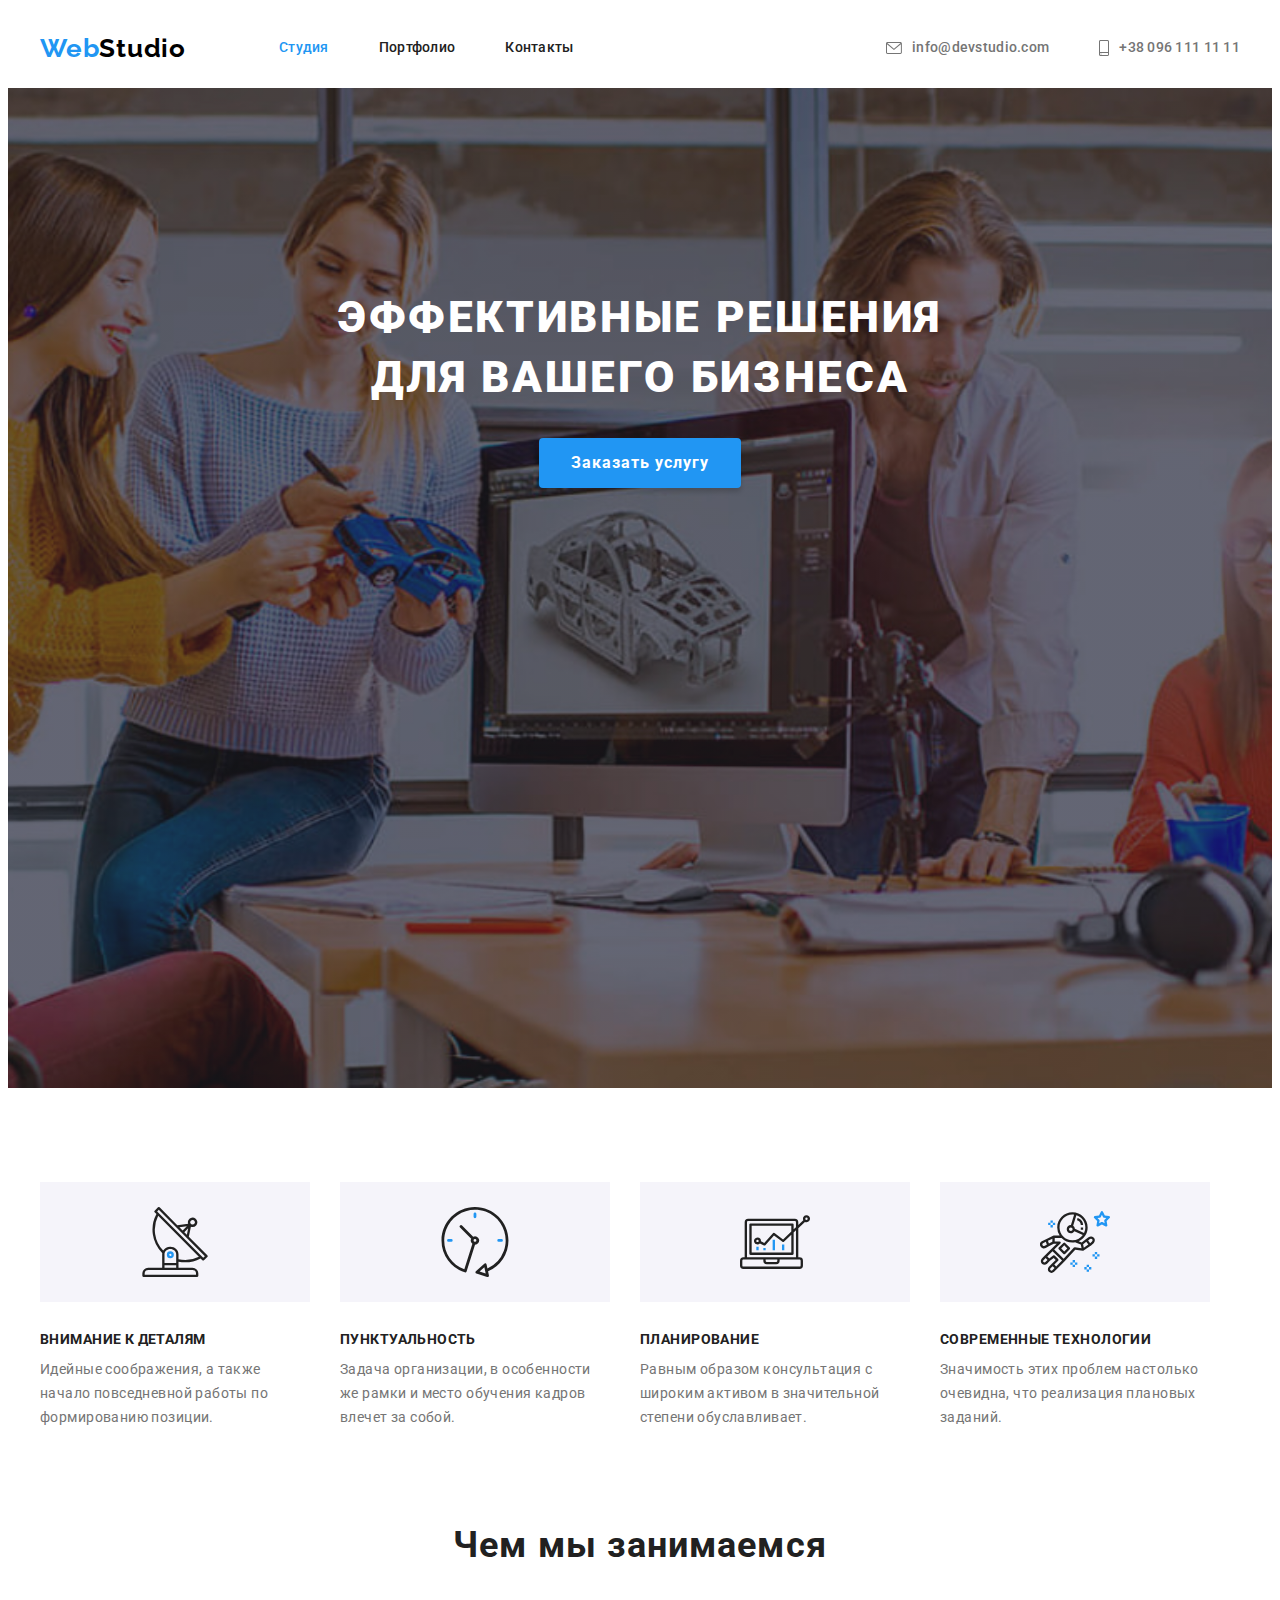
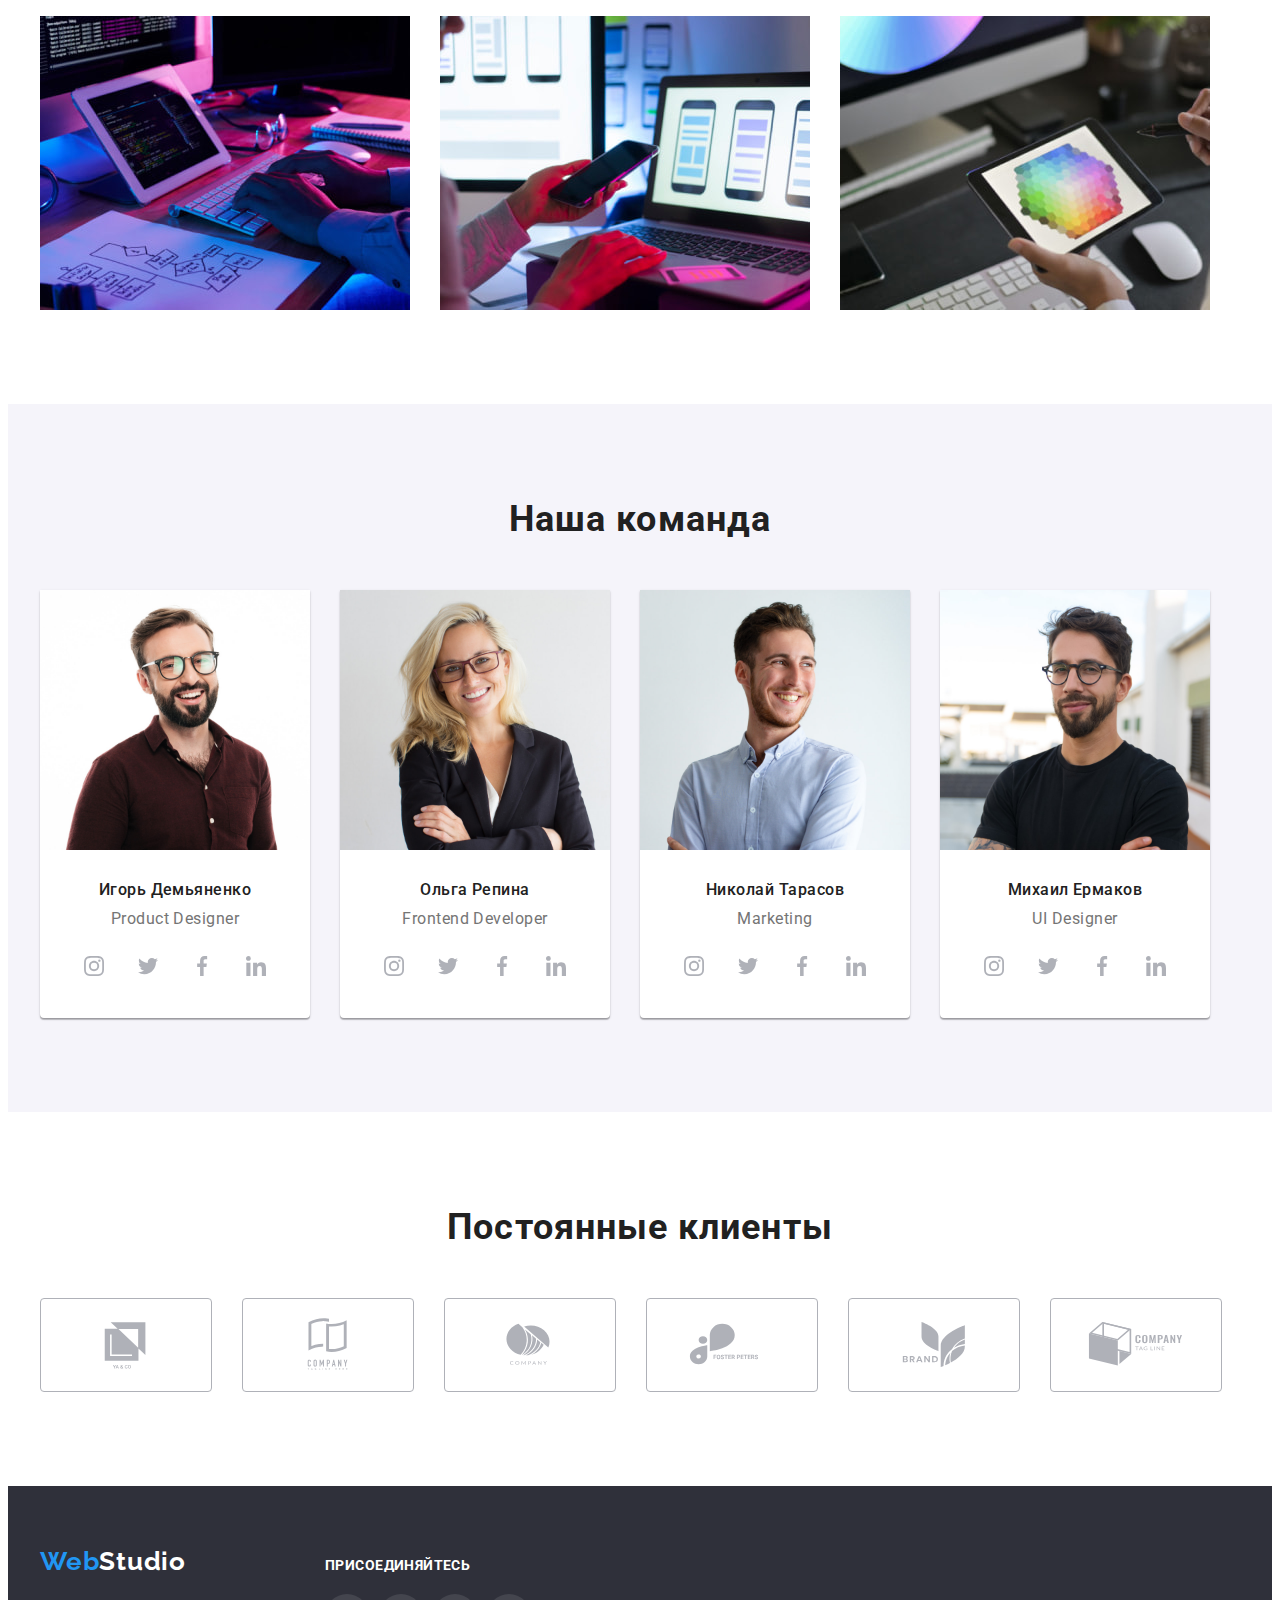
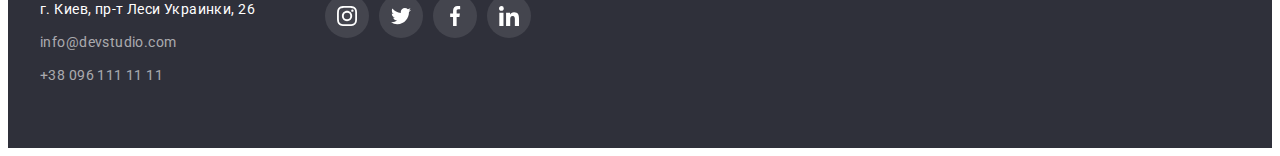
<file: index.html>
<!DOCTYPE html>
<html lang="ru">
  <head>
    <meta charset="UTF-8" />
    <meta http-equiv="X-UA-Compatible" content="IE=edge" />
    <meta name="viewport" content="width=device-width, initial-scale=1.0" />
    <title>goit-markup-hw-04</title>

    <link rel="preconnect" href="https://fonts.googleapis.com" />
    <link rel="preconnect" href="https://fonts.gstatic.com" crossorigin />
    <link
      href="https://fonts.googleapis.com/css2?family=Raleway:wght@700&family=Roboto:wght@400;500;700;900&display=swap"
      rel="stylesheet"
    />
    <link
      rel="stylesheet"
      href="https://cdnjs.cloudflare.com/ajax/libs/modern-normalize/1.1.0/modern-normalize.min.css"
      integrity="sha512-wpPYUAdjBVSE4KJnH1VR1HeZfpl1ub8YT/NKx4PuQ5NmX2tKuGu6U/JRp5y+Y8XG2tV+wKQpNHVUX03MfMFn9Q=="
      crossorigin="anonymous"
      referrerpolicy="no-referrer"
    />
    <link rel="stylesheet" type="text/css" href="./css/styles.css" />
  </head>
  <body>
    <header>
      <div class="container heder-container">
        <a href="index.html" lang="en" class="logo">Web<span class="logo-studio">Studio</span></a>
        <nav class="navigation">
          <ul class="list-header list">
            <li class="navigation-item"><a href="index.html" class="page link">Студия</a></li>
            <li class="navigation-item"><a href="./portfolio.html" class="link">Портфолио</a></li>
            <li class="navigation-item"><a href="Контакты" class="link">Контакты</a></li>
          </ul>
        </nav>
        <ul class="list-contacts list">
          <li class="navigation-item">
            <a href="mailto:info@devstudio.com" class="link">
              <svg class="header-icon" width="16" height="12">
                <use href="./img/icons.svg#icon-envelope"></use>
              </svg>
              info@devstudio.com</a
            >
          </li>
          <li class="navigation-item">
            <a href="tel:+380961111111" class="link">
              <svg class="header-icon" width="10" height="16">
                <use href="./img/icons.svg#icon-smartphone"></use>
              </svg>
              +38 096 111 11 11</a
            >
          </li>
        </ul>
      </div>
    </header>
    <main>
      <section class="section-hero">
        <div class="container hero-container">
          <h1 class="hero">ЭФФЕКТИВНЫЕ РЕШЕНИЯ ДЛЯ ВАШЕГО БИЗНЕСА</h1>
          <button type="button" class="btn active-btn">Заказать услугу</button>
        </div>
      </section>
      <section class="section">
        <div class="container">
          <h2 class="visually-hidden">Наши преимущества</h2>
          <ul class="Benefits-list list">
            <li class="benefits-block">
              <div class="div-advantages">
                <svg class="advantages" width="70" height="70">
                  <use href="./img/icons.svg#icon-antenna"></use>
                </svg>
              </div>
              <h3 class="Benefits">ВНИМАНИЕ К ДЕТАЛЯМ</h3>
              <p class="Benefits-item">
                Идейные соображения, а также начало повседневной работы по формированию позиции.
              </p>
            </li>
            <li class="benefits-block">
              <div class="div-advantages">
                <svg class="advantages" width="70" height="70">
                  <use href="./img/icons.svg#icon-clock"></use>
                </svg>
              </div>
              <h3 class="Benefits">ПУНКТУАЛЬНОСТЬ</h3>
              <p class="Benefits-item">
                Задача организации, в особенности же рамки и место обучения кадров влечет за собой.
              </p>
            </li>
            <li class="benefits-block">
              <div class="div-advantages">
                <svg class="advantages" width="70" height="70">
                  <use href="./img/icons.svg#icon-diagram"></use>
                </svg>
              </div>
              <h3 class="Benefits">ПЛАНИРОВАНИЕ</h3>
              <p class="Benefits-item">
                Равным образом консультация с широким активом в значительной степени обуславливает.
              </p>
            </li>
            <li class="benefits-block">
              <div class="div-advantages">
                <svg class="advantages" width="70" height="70">
                  <use href="./img/icons.svg#icon-astronaut"></use>
                </svg>
              </div>
              <h3 class="Benefits">СОВРЕМЕННЫЕ ТЕХНОЛОГИИ</h3>
              <p class="Benefits-item">
                Значимость этих проблем настолько очевидна, что реализация плановых заданий.
              </p>
            </li>
          </ul>
        </div>
      </section>
      <section class="about section">
        <div class="container">
          <h2 class="heading-two">Чем мы занимаемся</h2>
          <ul class="our-work-list list">
            <li class="our-work-item">
              <img
                src="./img/skils/box-1.jpg"
                alt="Оптимизация страници под Пк"
                width="370"
                height="294"
              />
            </li>
            <li class="our-work-item">
              <img
                src="./img/skils/box-2.jpg"
                alt="Оптимизация страници под телефон"
                width="370"
                height="294"
              />
            </li>
            <li class="our-work-item">
              <img
                src="./img/skils/box-3.jpg"
                alt="Оптимизация страници под планшет"
                width="370"
                height="294"
              />
            </li>
          </ul>
        </div>
      </section>
      <section class="section-team section">
        <div class="container">
          <h2 class="heading-two">Наша команда</h2>
          <ul class="our-team list">
            <li class="our-team-item">
              <img src="./img/teams/ihor.jpg" alt="Игорь Демьяненко" width="270" height="260" />
              <div class="wraper">
                <h3 class="name">Игорь Демьяненко</h3>
                <p lang="en" class="position">Product Designer</p>
                <ul class="team-list list">
                  <li class="team-link">
                    <a
                      class="team-social"
                      href=""
                      target="_blank"
                      aria-label="linkedin"
                      rel="noopener noreferrent"
                    >
                      <svg class="team-icon" width="20" height="20">
                        <use href="./img/icons.svg#icon-instagram"></use>
                      </svg>
                    </a>
                  </li>
                  <li class="team-link">
                    <a
                      class="team-social"
                      href=""
                      target="_blank"
                      aria-label="linkedin"
                      rel="noopener noreferrent"
                    >
                      <svg class="team-icon" width="20" height="20">
                        <use href="./img/icons.svg#icon-twitter"></use>
                      </svg>
                    </a>
                  </li>
                  <li class="team-link">
                    <a
                      class="team-social"
                      href=""
                      target="_blank"
                      aria-label="linkedin"
                      rel="noopener noreferrent"
                    >
                      <svg class="team-icon" width="20" height="20">
                        <use href="./img/icons.svg#icon-facebook"></use>
                      </svg>
                    </a>
                  </li>
                  <li class="team-link">
                    <a
                      class="team-social"
                      href=""
                      target="_blank"
                      aria-label="linkedin"
                      rel="noopener noreferrent"
                    >
                      <svg class="team-icon" width="20" height="20">
                        <use href="./img/icons.svg#icon-linkedin"></use>
                      </svg>
                    </a>
                  </li>
                </ul>
              </div>
            </li>
            <li class="our-team-item">
              <img src="./img/teams/olha.jpg" alt="Ольга Репина" width="270" height="260" />
              <div class="wraper">
                <h3 class="name">Ольга Репина</h3>
                <p lang="en" class="position">Frontend Developer</p>
                <ul class="team-list list">
                  <li class="team-link">
                    <a
                      class="team-social"
                      href=""
                      target="_blank"
                      aria-label="linkedin"
                      rel="noopener noreferrent"
                    >
                      <svg class="team-icon" width="20" height="20">
                        <use href="./img/icons.svg#icon-instagram"></use>
                      </svg>
                    </a>
                  </li>
                  <li class="team-link">
                    <a
                      class="team-social"
                      href=""
                      target="_blank"
                      aria-label="linkedin"
                      rel="noopener noreferrent"
                    >
                      <svg class="team-icon" width="20" height="20">
                        <use href="./img/icons.svg#icon-twitter"></use>
                      </svg>
                    </a>
                  </li>
                  <li class="team-link">
                    <a
                      class="team-social"
                      href=""
                      target="_blank"
                      aria-label="linkedin"
                      rel="noopener noreferrent"
                    >
                      <svg class="team-icon" width="20" height="20">
                        <use href="./img/icons.svg#icon-facebook"></use>
                      </svg>
                    </a>
                  </li>
                  <li class="team-link">
                    <a
                      class="team-social"
                      href=""
                      target="_blank"
                      aria-label="linkedin"
                      rel="noopener noreferrent"
                    >
                      <svg class="team-icon" width="20" height="20">
                        <use href="./img/icons.svg#icon-linkedin"></use>
                      </svg>
                    </a>
                  </li>
                </ul>
              </div>
            </li>
            <li class="our-team-item">
              <img src="./img/teams/nikolay.jpg" alt="Николай Тарасов" width="270" height="260" />
              <div class="wraper">
                <h3 class="name">Николай Тарасов</h3>
                <p lang="en" class="position">Marketing</p>

                <ul class="team-list list">
                  <li class="team-link list">
                    <a
                      class="team-social"
                      href=""
                      target="_blank"
                      aria-label="linkedin"
                      rel="noopener noreferrent"
                    >
                      <svg class="team-icon" width="20" height="20">
                        <use href="./img/icons.svg#icon-instagram"></use>
                      </svg>
                    </a>
                  </li>
                  <li class="team-link">
                    <a
                      class="team-social"
                      href=""
                      target="_blank"
                      aria-label="linkedin"
                      rel="noopener noreferrent"
                    >
                      <svg class="team-icon" width="20" height="20">
                        <use href="./img/icons.svg#icon-twitter"></use>
                      </svg>
                    </a>
                  </li>
                  <li class="team-link">
                    <a
                      class="team-social"
                      href=""
                      target="_blank"
                      aria-label="linkedin"
                      rel="noopener noreferrent"
                    >
                      <svg class="team-icon" width="20" height="20">
                        <use href="./img/icons.svg#icon-facebook"></use>
                      </svg>
                    </a>
                  </li>
                  <li class="team-link">
                    <a
                      class="team-social"
                      href=""
                      target="_blank"
                      aria-label="linkedin"
                      rel="noopener noreferrent"
                    >
                      <svg class="team-icon" width="20" height="20">
                        <use href="./img/icons.svg#icon-linkedin"></use>
                      </svg>
                    </a>
                  </li>
                </ul>
              </div>
            </li>
            <li class="our-team-item">
              <img src="./img/teams/misha.jpg" alt="Михаил Ермаков" width="270" height="260" />
              <div class="wraper">
                <h3 class="name">Михаил Ермаков</h3>
                <p lang="en" class="position">UI Designer</p>
                <ul class="team-list list">
                  <li class="team-link">
                    <a
                      class="team-social"
                      href=""
                      target="_blank"
                      aria-label="linkedin"
                      rel="noopener noreferrent"
                    >
                      <svg class="team-icon" width="20" height="20">
                        <use href="./img/icons.svg#icon-instagram"></use>
                      </svg>
                    </a>
                  </li>
                  <li class="team-link">
                    <a
                      class="team-social"
                      href=""
                      target="_blank"
                      aria-label="linkedin"
                      rel="noopener noreferrent"
                    >
                      <svg class="team-icon" width="20" height="20">
                        <use href="./img/icons.svg#icon-twitter"></use>
                      </svg>
                    </a>
                  </li>
                  <li class="team-link">
                    <a
                      class="team-social"
                      href=""
                      target="_blank"
                      aria-label="linkedin"
                      rel="noopener noreferrent"
                    >
                      <svg class="team-icon" width="20" height="20">
                        <use href="./img/icons.svg#icon-facebook"></use>
                      </svg>
                    </a>
                  </li>
                  <li class="team-link">
                    <a
                      class="team-social"
                      href=""
                      target="_blank"
                      aria-label="linkedin"
                      rel="noopener noreferrent"
                    >
                      <svg class="team-icon" width="20" height="20">
                        <use href="./img/icons.svg#icon-linkedin"></use>
                      </svg>
                    </a>
                  </li>
                </ul>
              </div>
            </li>
          </ul>
        </div>
      </section>
      <section class="section">
        <div class="container">
          <h2 class="heading-two">Постоянные клиенты</h2>
          <ul class="clients-list list">
            <li class="clients-item">
              <a
                class="client-name"
                href=""
                href=""
                target="_blank"
                aria-label="client name"
                rel="noopener noreferrent"
              >
                <svg class="clients" width="106" height="60">
                  <use href="./img/icons.svg#icon-Logo"></use>
                </svg>
              </a>
            </li>
            <li class="clients-item">
              <a
                class="client-name"
                href=""
                href=""
                target="_blank"
                aria-label="client name"
                rel="noopener noreferrent"
              >
                <svg class="clients" width="106" height="60">
                  <use href="./img/icons.svg#icon-Logo1"></use>
                </svg>
              </a>
            </li>
            <li class="clients-item">
              <a
                class="client-name"
                href=""
                href=""
                target="_blank"
                aria-label="client name"
                rel="noopener noreferrent"
              >
                <svg class="clients" width="106" height="60">
                  <use href="./img/icons.svg#icon-Logo2"></use>
                </svg>
              </a>
            </li>
            <li class="clients-item">
              <a
                class="client-name"
                href=""
                href=""
                target="_blank"
                aria-label="client name"
                rel="noopener noreferrent"
              >
                <svg class="clients" width="106" height="60">
                  <use href="./img/icons.svg#icon-Logo3"></use>
                </svg>
              </a>
            </li>
            <li class="clients-item">
              <a
                class="client-name"
                href=""
                href=""
                target="_blank"
                aria-label="client name"
                rel="noopener noreferrent"
              >
                <svg class="clients" width="106" height="60">
                  <use href="./img/icons.svg#icon-Logo4"></use>
                </svg>
              </a>
            </li>
            <li class="clients-item">
              <a
                class="client-name"
                href=""
                href=""
                target="_blank"
                aria-label="client name"
                rel="noopener noreferrent"
              >
                <svg class="clients" width="106" height="60">
                  <use href="./img/icons.svg#icon-Logo5"></use>
                </svg>
              </a>
            </li>
          </ul>
        </div>
      </section>
    </main>
    <footer class="footer">
      <section class="section-footer container">
        <div class="footer-contacts">
          <a href="index.html" lang="en" class="logo logo-footer"
            >Web<span class="footer-logo">Studio</span></a
          >
          <address>
            <ul class="footer-address list">
              <li class="footer-items">
                <a
                  href="https://goo.gl/maps/iHPk22q8Q6fAZVJF9"
                  target="_blank"
                  rel="noopener nofollow"
                  class="list-1"
                  >г. Киев, пр-т Леси Украинки, 26
                </a>
              </li>
              <li class="footer-items">
                <a href="mailto:info@devstudio.com" class="list-2">info@devstudio.com</a>
              </li>
              <li class="footer-items">
                <a href="tel:+380961111111" class="list-2">+38 096 111 11 11</a>
              </li>
            </ul>
          </address>
        </div>
        <div class="footer-social">
          <p class="text-footer">ПРИСОЕДИНЯЙТЕСЬ</p>
          <ul class="social list">
            <li class="social-items">
              <a
                class="social-link"
                href=""
                target="_blank"
                aria-label="instagram"
                rel="noopener noreferrent"
              >
                <svg class="social-icon" width="20" height="20">
                  <use href="./img/icons.svg#icon-instagram"></use>
                </svg>
              </a>
            </li>
            <li class="social-items">
              <a
                class="social-link"
                href=""
                target="_blank"
                aria-label="twitter"
                rel="noopener noreferrent"
              >
                <svg class="social-icon" width="20" height="20">
                  <use href="./img/icons.svg#icon-twitter"></use>
                </svg>
              </a>
            </li>
            <li class="social-items">
              <a
                class="social-link"
                href=""
                target="_blank"
                aria-label="facebook"
                rel="noopener noreferrent"
              >
                <svg class="social-icon" width="20" height="20">
                  <use href="./img/icons.svg#icon-facebook"></use>
                </svg>
              </a>
            </li>
            <li class="social-items">
              <a
                class="social-link"
                href=""
                target="_blank"
                aria-label="linkedin"
                rel="noopener noreferrent"
              >
                <svg class="social-icon" width="20" height="20">
                  <use href="./img/icons.svg#icon-linkedin"></use>
                </svg>
              </a>
            </li>
          </ul>
        </div>
      </section>
    </footer>
  </body>
</html>
</file>
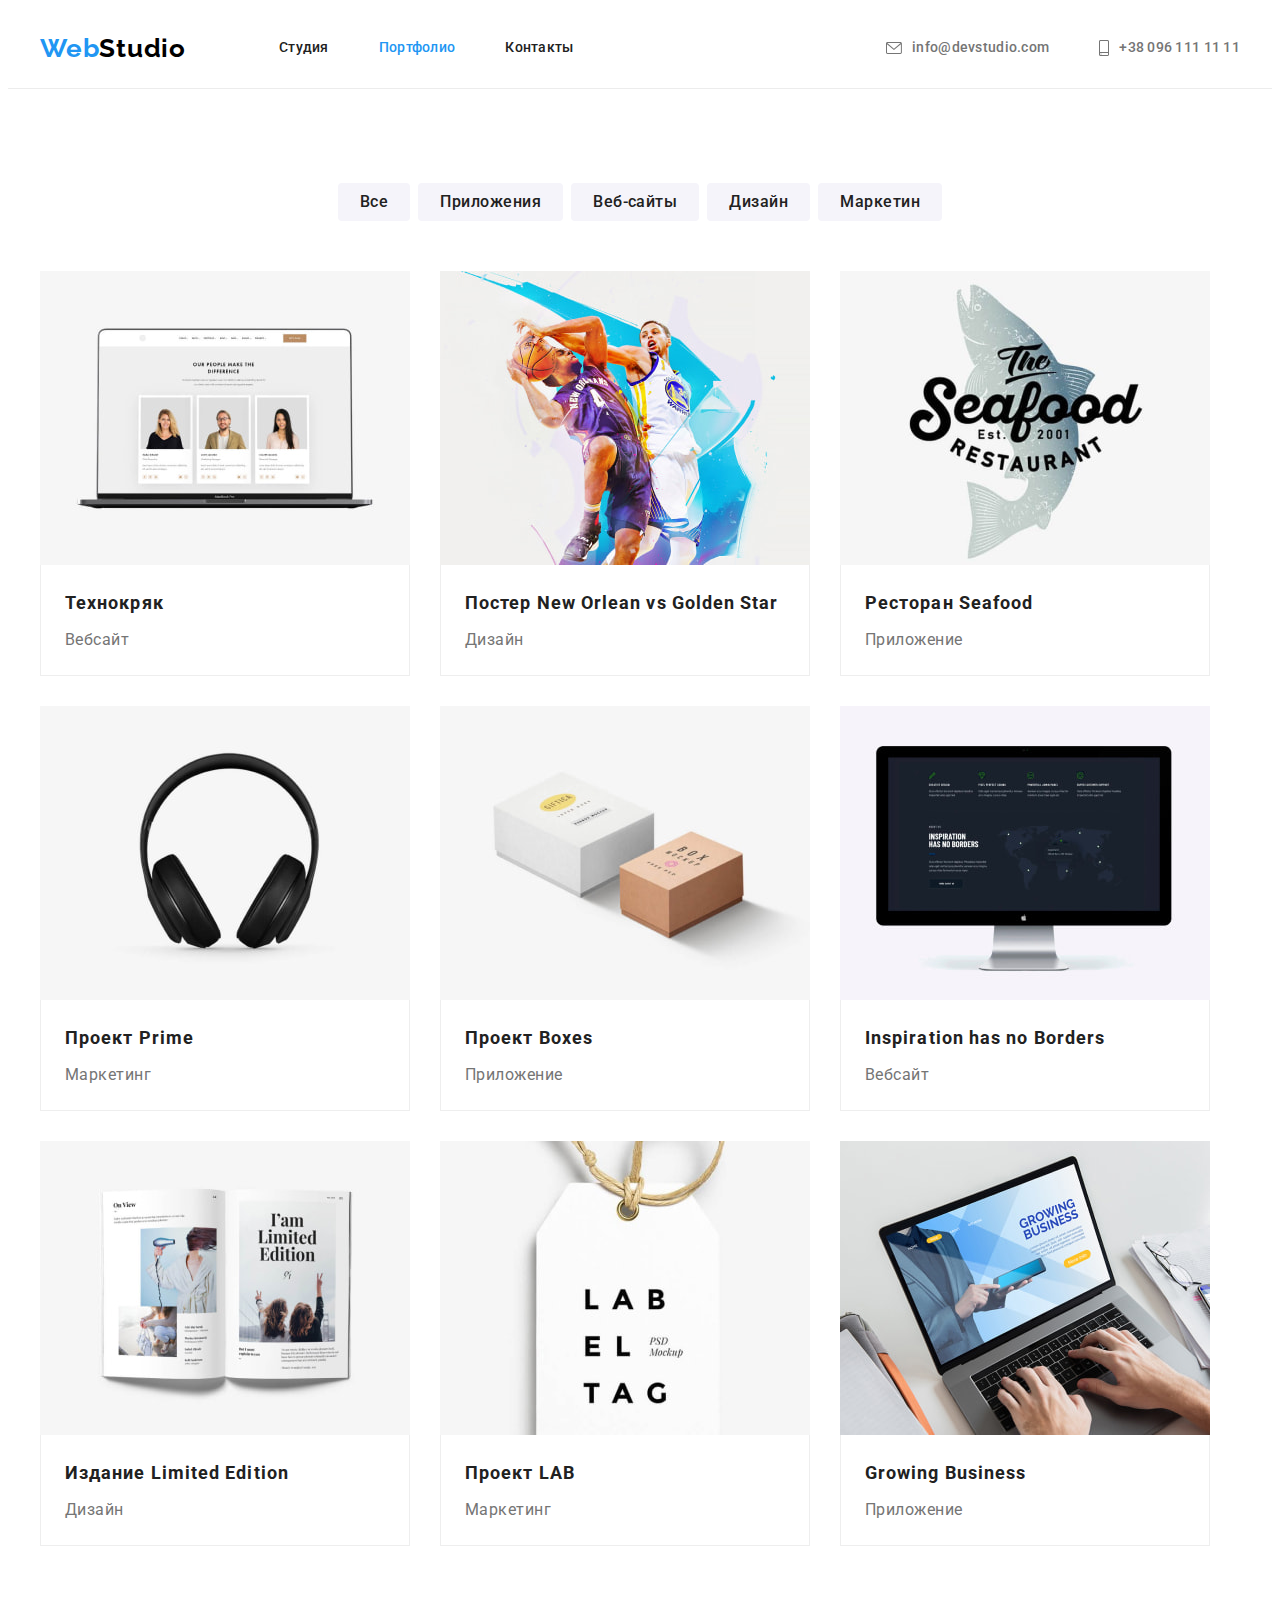
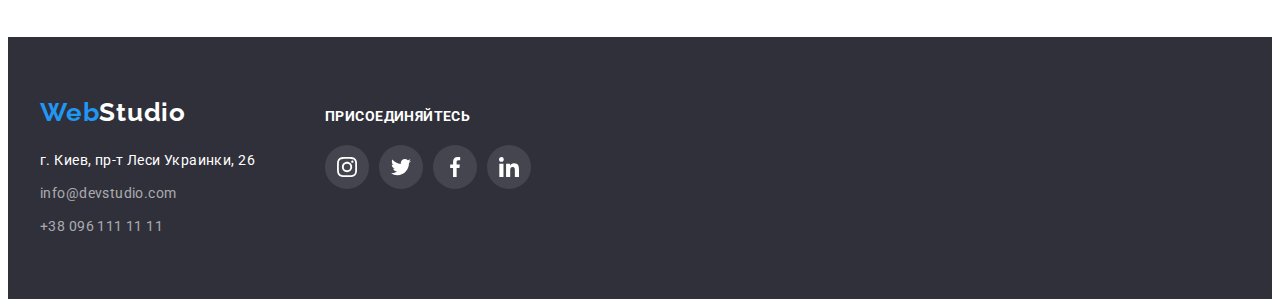
<file: portfolio.html>
<!DOCTYPE html>
<html lang="ru">
  <head>
    <meta charset="UTF-8" />
    <meta http-equiv="X-UA-Compatible" content="IE=edge" />
    <meta name="viewport" content="width=device-width, initial-scale=1.0" />
    <title>goit-markup-hw-04</title>

    <link rel="preconnect" href="https://fonts.googleapis.com" />
    <link rel="preconnect" href="https://fonts.gstatic.com" crossorigin />
    <link
      href="https://fonts.googleapis.com/css2?family=Raleway:wght@700&family=Roboto:wght@400;500;700;900&display=swap"
      rel="stylesheet"
    />
    <link
      rel="stylesheet"
      href="https://cdnjs.cloudflare.com/ajax/libs/modern-normalize/1.1.0/modern-normalize.min.css"
      integrity="sha512-wpPYUAdjBVSE4KJnH1VR1HeZfpl1ub8YT/NKx4PuQ5NmX2tKuGu6U/JRp5y+Y8XG2tV+wKQpNHVUX03MfMFn9Q=="
      crossorigin="anonymous"
      referrerpolicy="no-referrer"
    />
    <link rel="stylesheet" type="text/css" href="./css/styles.css" />
  </head>
  <body>
    <header class="header-portfolio">
      <div class="container heder-container">
        <a href="index.html" lang="en" class="logo">Web<span class="logo-studio">Studio</span></a>
        <nav class="navigation">
          <ul class="list-header list">
            <li class="navigation-item"><a href="index.html" class="link">Студия</a></li>
            <li class="navigation-item">
              <a href="./portfolio.html" class="page link">Портфолио</a>
            </li>
            <li class="navigation-item"><a href="Контакты" class="link">Контакты</a></li>
          </ul>
        </nav>
        <ul class="list-contacts list">
          <li class="navigation-item">
            <a href="mailto:info@devstudio.com" class="link">
              <svg class="header-icon" width="16" height="12">
                <use href="./img/icons.svg#icon-envelope"></use>
              </svg>
              info@devstudio.com</a
            >
          </li>
          <li class="navigation-item">
            <a href="tel:+380961111111" class="link">
              <svg class="header-icon" width="10" height="16">
                <use href="./img/icons.svg#icon-smartphone"></use>
              </svg>
              +38 096 111 11 11</a
            >
          </li>
        </ul>
      </div>
    </header>
    <main>
      <section class="section">
        <div class="container btn-container">
          <h1 class="visually-hidden">Каталог</h1>
          <ul class="btn-list list">
            <li class="item-btn">
              <button type="button" class="btn-page-two">Все</button>
            </li>
            <li class="item-btn">
              <button type="button" class="btn-page-two">Приложения</button>
            </li>
            <li class="item-btn">
              <button type="button" class="btn-page-two">Веб-сайты</button>
            </li>
            <li class="item-btn">
              <button type="button" class="btn-page-two">Дизайн</button>
            </li>
            <li class="item-btn">
              <button type="button" class="btn-page-two">Маркетин</button>
            </li>
          </ul>
          <ul class="catalog list">
            <li class="catalog-items">
              <a href="" class="link-icon">
                <img src="./img/hw-2/nootebook.jpg" alt="ноутбук" width="370" height="294" />
                <div class="img-catalog">
                  <h2>Технокряк</h2>
                  <p>Вебсайт</p>
                </div>
              </a>
            </li>
            <li class="catalog-items">
              <a href="" class="link-icon">
                <img src="./img/hw-2/bsket.jpg" alt="баскетбол" width="370" height="294" />
                <div class="img-catalog">
                  <h2>Постер <span lang="en">New Orlean vs Golden Star</span></h2>
                  <p>Дизайн</p>
                </div>
              </a>
            </li>
            <li class="catalog-items">
              <a href="" class="link-icon">
                <img src="./img/hw-2/seafood.jpg" alt="логоти ресторана" width="370" height="294" />
                <div class="img-catalog">
                  <h2>Ресторан <span lang="en">Seafood</span></h2>
                  <p>Приложение</p>
                </div>
              </a>
            </li>
            <li class="catalog-items">
              <a href="" class="link-icon">
                <img
                  src="./img/hw-2/headphones.jpg"
                  alt="черные наушники"
                  width="370"
                  height="294"
                />
                <div class="img-catalog">
                  <h2>Проект <span lang="en">Prime</span></h2>
                  <p>Маркетинг</p>
                </div>
              </a>
            </li>
            <li class="catalog-items">
              <a href="" class="link-icon">
                <img
                  src="./img/hw-2/two-boxes.jpg"
                  alt="две картонные коробки"
                  width="370"
                  height="294"
                />
                <div class="img-catalog">
                  <h2>Проект <span lang="en">Boxes</span></h2>
                  <p>Приложение</p>
                </div>
              </a>
            </li>
            <li class="catalog-items">
              <a href="" class="link-icon">
                <img src="./img/hw-2/monitor.jpg" alt="монитор" width="370" height="294" />
                <div class="img-catalog">
                  <h2 lang="en">Inspiration has no Borders</h2>
                  <p>Вебсайт</p>
                </div>
              </a>
            </li>
            <li class="catalog-items">
              <a href="" class="link-icon">
                <img src="./img/hw-2/book.jpg" alt="книга" width="370" height="294" />
                <div class="img-catalog">
                  <h2>Издание <span lang="en">Limited Edition</span></h2>
                  <p>Дизайн</p>
                </div>
              </a>
            </li>
            <li class="catalog-items">
              <a href="" class="link-icon">
                <img src="./img/hw-2/label.jpg" alt="бирка" width="370" height="294" />
                <div class="img-catalog">
                  <h2>Проект <span lang="en">LAB</span></h2>
                  <p>Маркетинг</p>
                </div>
              </a>
            </li>
            <li class="catalog-items">
              <a href="" class="link-icon">
                <img
                  src="./img/hw-2/nootebook-2.jpg"
                  alt="серый ноутбук"
                  width="370"
                  height="294"
                />
                <div class="img-catalog">
                  <h2 lang="en">Growing Business</h2>
                  <p>Приложение</p>
                </div>
              </a>
            </li>
          </ul>
        </div>
      </section>
    </main>
    <footer class="footer">
      <section class="section-footer container">
        <div class="footer-contacts">
          <a href="index.html" lang="en" class="logo logo-footer"
            >Web<span class="footer-logo">Studio</span></a
          >
          <address>
            <ul class="footer-address list">
              <li class="footer-items">
                <a
                  href="https://goo.gl/maps/iHPk22q8Q6fAZVJF9"
                  target="_blank"
                  rel="noopener nofollow"
                  class="list-1"
                  >г. Киев, пр-т Леси Украинки, 26
                </a>
              </li>
              <li class="footer-items">
                <a href="mailto:info@devstudio.com" class="list-2">info@devstudio.com</a>
              </li>
              <li class="footer-items">
                <a href="tel:+380961111111" class="list-2">+38 096 111 11 11</a>
              </li>
            </ul>
          </address>
        </div>
        <div class="footer-social">
          <h4 class="text-footer">ПРИСОЕДИНЯЙТЕСЬ</h4>
          <ul class="social list">
            <li class="social-items">
              <a
                class="social-link"
                href=""
                target="_blank"
                aria-label="instagram"
                rel="noopener noreferrent"
              >
                <svg class="social-icon" width="20" height="20">
                  <use href="./img/icons.svg#icon-instagram"></use>
                </svg>
              </a>
            </li>
            <li class="social-items">
              <a
                class="social-link"
                href=""
                target="_blank"
                aria-label="twitter"
                rel="noopener noreferrent"
              >
                <svg class="social-icon" width="20" height="20">
                  <use href="./img/icons.svg#icon-twitter"></use>
                </svg>
              </a>
            </li>
            <li class="social-items">
              <a
                class="social-link"
                href=""
                target="_blank"
                aria-label="facebook"
                rel="noopener noreferrent"
              >
                <svg class="social-icon" width="20" height="20">
                  <use href="./img/icons.svg#icon-facebook"></use>
                </svg>
              </a>
            </li>
            <li class="social-items">
              <a
                class="social-link"
                href=""
                target="_blank"
                aria-label="linkedin"
                rel="noopener noreferrent"
              >
                <svg class="social-icon" width="20" height="20">
                  <use href="./img/icons.svg#icon-linkedin"></use>
                </svg>
              </a>
            </li>
          </ul>
        </div>
      </section>
    </footer>
  </body>
</html>
</file>
<file: css/styles.css>
:root {
  --main-font: 'Roboto', sans-serif;
  --sekondary-font: 'Raleway', sans-serif;
  /*text colors*/
  --accent-color: #2196f3;
  --main-text-cl: #757575;
  --secondary-text-cl: #212121;
  --color-logo: #000000;
  --clients-color: #afb1b8;
  /*bg colors*/
  --accent-bg-color: #2f303a;
  --main-bg-cl: #ffffff;
  --btn-hover-cl: #188ce8;
  --section-team-color: #f5f4fa;
  --our-team-color: #ffffff;
  --header-color: #ececec;
  --hero-color: rgba(47, 48, 58, 0.4);
}
.visually-hidden {
  position: absolute;
  white-space: nowrap;
  width: 1px;
  height: 1px;
  overflow: hidden;
  border: 0;
  padding: 0;
  clip: rect(0 0 0 0);
  clip-path: inset(50%);
  margin: -1px;
}
body {
  font-family: var(--main-font);
  font-size: 14px;
  line-height: 1.71;
  letter-spacing: 0.03em;
  color: var(--main-text-cl);
}
h1,
h2,
h3,
h4,
h5,
h6,
p {
  margin: 0;
}
img {
  display: block;
}
.header-portfolio {
  border-bottom: 1px solid var(--header-color);
}
.container {
  outline: 1px solid none;
  width: 1200px;
  padding-left: 15px;
  padding-right: 15px;
  margin-left: auto;
  margin-right: auto;
}
.section {
  padding-top: 94px;
  padding-bottom: 94px;
}
.list {
  margin: 0;
  padding-left: 0;
  list-style: none;
}
/*section header*/

.heder-container {
  display: flex;
  align-items: center;
}
.logo {
  font-family: var(--sekondary-font);
  font-weight: 700;
  font-size: 26px;
  line-height: 1.19;
  letter-spacing: 0.03em;
  color: var(--accent-color);
  text-decoration: none;
  letter-spacing: 0.03em;
  margin-right: 93px;
}
.logo-studio {
  color: var(--color-logo);
}
.list-header {
  font-family: var(--main-font);
  font-weight: 500;
  font-size: 14px;
  line-height: 1.14;
  color: var(--secondary-text-cl);

  letter-spacing: 0.02em;
  display: flex;
}

.link {
  display: flex;
  align-items: center;
  padding-top: 32px;
  padding-bottom: 32px;
}

.navigation-item {
  display: block;
  margin-right: 50px;
}
.navigation-item:last-child {
  margin-right: 0;
}
.link {
  text-decoration: none;
  color: inherit;
}
.link:hover {
  color: var(--accent-color);
}
.link:focus {
  color: var(--accent-color);
}
.list-contacts {
  font-family: var(--main-font);

  font-weight: 500;
  font-size: 14px;
  line-height: 1.14;
  color: var(--main-text-cl);
  letter-spacing: 0.02em;
  margin-left: auto;
  display: flex;
}
.header-icon {
  fill: currentColor;
  margin-right: 10px;
}
.page {
  color: var(--accent-color);
}

/*section main*/

.section-hero {
  max-width: 1600px;
  height: 600px;
  background-repeat: no-repeat;
  background-position: center;
  align-items: center;
  padding-top: 200px;
  padding-bottom: 200px;
  background-color: var(--accent-bg-color);
  background-image: linear-gradient(rgba(47, 48, 58, 0.4), rgba(47, 48, 58, 0.4)),
    url(../img/bg/hero-bg.jpg);
  background-size: cover;
  margin-left: auto;
  margin-right: auto;
}

.hero-container {
  text-align: center;
}
.hero {
  color: var(--main-bg-cl);
  font-family: var(--main-font);
  font-style: normal;
  font-weight: 900;
  font-size: 44px;
  line-height: 1.36;
  letter-spacing: 0.06em;
  text-transform: uppercase;
  width: 696px;
  height: 120px;
  text-align: center;
  margin-bottom: 30px;
  margin-left: auto;
  margin-right: auto;
}

.active-btn {
  padding: 10px 32px;

  background: var(--accent-color);
  box-shadow: 0px 4px 4px rgba(0, 0, 0, 0.15);
  border-radius: 4px;
  border: none;
}
.btn {
  font-family: var(--main-font);
  font-weight: 700;
  font-size: 16px;
  line-height: 1.88;
  color: var(--main-bg-cl);
  background-color: var(--accent-color);
  cursor: pointer;
  letter-spacing: 0.06em;
}
.btn:focus {
  background-color: var(--btn-hover-cl);
  color: var(--main-bg-cl);
}
.btn:hover {
  color: var(--btn-hover-cl);
  color: var(--main-bg-cl);
}

.Benefits-item {
  font-family: var(--main-font);
  font-style: normal;
  font-size: 14px;
  line-height: 1.71x;
  color: var(--main-text-cl);
  letter-spacing: 0.03em;
}
.Benefits {
  font-family: var(--main-font);
  font-style: normal;
  font-weight: 700;
  font-size: 14px;
  line-height: 1.14;
  color: var(--secondary-text-cl);
  letter-spacing: 0.03em;
  text-transform: uppercase;
}
.Benefits-list {
  list-style: none;
  display: flex;
}
.div-advantages {
  width: 270px;
  height: 120px;
  background-color: var(--section-team-color);
  margin-bottom: 30px;
  align-items: center;
  display: flex;
  justify-content: center;
}
.advantages {
}
.benefits-block {
  width: 270px;
  margin-right: 30px;
}
. .benefits-block:last-child {
  margin-right: 0;
}
.Benefits {
  margin-bottom: 10px;
}
.heading-two {
  font-family: var(--main-font);
  font-style: normal;
  font-weight: 700;
  font-size: 36px;
  line-height: 1.17;
  color: var(--secondary-text-cl);
  letter-spacing: 0.03em;
  margin-bottom: 50px;
  text-align: center;
}
.our-work-list {
  list-style: none;
}

.our-team {
  display: flex;
}

.our-team-item {
  margin-right: 30px;
  box-shadow: 0px 1px 3px rgba(0, 0, 0, 0.12), 0px 1px 1px rgba(0, 0, 0, 0.14),
    0px 2px 1px rgba(0, 0, 0, 0.2);
  border-radius: 0px 0px 4px 4px;

  background-color: var(--our-team-color);
}
.wraper {
  padding-bottom: 30px;
  padding-top: 30px;
}
.our-team-item .name {
  margin-bottom: 10px;
}
.our-team-item:last-child {
  margin-right: 0;
}
.about {
  padding-top: 0;
}
.about .list {
  display: flex;
}
.about .our-work-item {
  margin-right: 30px;
}
.about .our-work-item:last-child {
  margin-right: 0;
}

.name {
  font-family: var(--main-font);
  font-style: normal;
  font-weight: 500;
  font-size: 16px;
  line-height: 1.19;
  color: var(--secondary-text-cl);
  text-align: center;
  letter-spacing: 0.03em;
}
.section-team {
  background-color: var(--section-team-color);
}
.position {
  font-family: var(--main-font);
  font-style: normal;
  font-size: 16px;
  line-height: 1.19;
  color: var(--main-text-cl);
  text-align: center;
  letter-spacing: 0.03em;
  margin-bottom: 16px;
}
.btn-list {
  list-style: none;
  margin: 0;
  padding: 0;
}
.btn-container .btn-list {
  display: flex;
  justify-content: center;
  margin-bottom: 50px;
}
.btn-container {
  width: 1200px;
  height: 1360px;
}
.item-btn {
  margin-right: 8px;
}
.item-btn:hover:focus {
  box-shadow: 0px 3px 1px rgba(0, 0, 0, 0.1), 0px 1px 2px rgba(0, 0, 0, 0.08),
    0px 2px 2px rgba(0, 0, 0, 0.12);
}
.item-btn:last-child {
  margin-right: 0;
}
.btn-page-two {
  font-family: var(--main-font);
  font-weight: 500;
  font-size: 16px;
  line-height: 1.62;
  color: var(--secondary-text-cl);
  background-color: var(--section-team-color);
  cursor: pointer;
  letter-spacing: 0.03em;
  border: none;
  padding: 6px 22px;
  border-radius: 4px;
}
.btn-page-two:hover,
.btn-page-two:focus {
  color: var(--main-bg-cl);
  background-color: var(--accent-color);
  box-shadow: 0px 3px 1px rgba(0, 0, 0, 0.1), 0px 1px 2px rgba(0, 0, 0, 0.08),
    0px 2px 2px rgba(0, 0, 0, 0.12);
}

.catalog {
  display: flex;
  flex-wrap: wrap;
}
.catalog h2 {
  font-family: var(--main-font);
  font-style: normal;
  font-weight: 700;
  font-size: 18px;
  line-height: 2;
  color: var(--secondary-text-cl);
  letter-spacing: 0.06em;
}
.catalog p {
  font-family: var(--main-font);
  font-style: normal;
  font-size: 16px;
  line-height: 1.88;
  color: var(--main-text-cl);
  letter-spacing: 0.03em;
}
.catalog-items {
  margin-right: 30px;
  margin-bottom: 30px;
}
.link-icon {
  text-decoration: none;
  display: block;
}
.link-icon:hover,
.link-icon:focus {
  box-shadow: 0px 1px 1px rgba(0, 0, 0, 0.12), 0px 4px 4px rgba(0, 0, 0, 0.06),
    1px 4px 6px rgba(0, 0, 0, 0.16);
}

.catalog-items:nth-child(3n) {
  margin-right: 0;
}
.catalog-items:nth-child(n + 7) {
  margin-bottom: 0;
}
.img-catalog h2 {
  margin-bottom: 4px;
}
.img-catalog {
  border: 1px solid #eeeeee;
  border-top: none;
  padding: 20px 24px;
}
.team-list {
  display: flex;
  justify-content: center;
}
.team-social {
  width: 44px;
  height: 44px;
  color: var(--main-bg-cl);
  border-radius: 50%;
  display: flex;
  align-items: center;
  justify-content: center;
}
.team-link:not(:last-child) {
  margin-right: 10px;
}
.team-social:hover .team-icon,
.team-social:focus .team-icon {
  fill: var(--main-bg-cl);
}
.team-social:hover,
.team-social:focus {
  background-color: var(--accent-color);
}

.team-icon {
  fill: var(--clients-color);
}

.clients-list {
  display: flex;
}
.clients-item:not(:last-child) {
  margin-right: 30px;
}

.client-name {
  color: var(--clients-color);
  width: 170px;
  height: 92px;
  display: flex;
  align-items: center;
  justify-content: center;
  border: 1px solid var(--clients-color);
  border-radius: 4px;
}
.clients {
  fill: currentColor;
}
.client-name:hover {
  border-color: var(--accent-color);
}
.client-name:hover .clients {
  fill: var(--accent-color);
}

/*section footer*/
.footer-address {
  list-style: none;
  font-style: normal;
  margin-top: 20px;
}

.list-1 {
  font-family: var(--main-font);
  font-style: normal;
  font-size: 14px;
  line-height: 1.71;
  color: var(--main-bg-cl);
  text-decoration: none;
  letter-spacing: 0.03em;
}
.list-1:hover,
.list-1:focus {
  color: var(--accent-color);
}
.list-2 {
  font-family: var(--main-font);
  font-style: normal;
  font-size: 14px;
  line-height: 1.17;
  color: rgba(255, 255, 255, 0.6);
  text-decoration: none;
  letter-spacing: 0.03em;
}
.footer {
  background-color: var(--accent-bg-color);
}
.list-2:hover,
.list-2:focus {
  color: var(--accent-color);
}
.footer-logo {
  color: var(--main-bg-cl);
}
.footer {
  padding-top: 60px;
  padding-bottom: 60px;
}
.logo-footer {
  margin-right: 0;
}
.footer-items {
  margin-bottom: 9px;
}

.footer-items:last-child {
  margin-bottom: 0;
}
.text-footer {
  color: var(--main-bg-cl);
  font-family: 'Roboto';
  font-weight: 700;
  font-size: 14px;
  line-height: 1.14;
  letter-spacing: 0.03em;
  text-transform: uppercase;
  margin-bottom: 20px;
}
.footer-contacts {
  margin-right: 70px;
}
.section-footer {
  display: flex;
  align-items: baseline;
}

.social {
  display: flex;
}
.social-items:not(:last-child) {
  margin-right: 10px;
}

.social-link {
  align-items: center;
  justify-content: center;
  display: flex;
  width: 44px;
  height: 44px;
  background-color: rgba(255, 255, 255, 0.1);
  border-radius: 50%;
}
.social-icon {
  fill: var(--main-bg-cl);
}
.social-link:hover,
.social-link:focus {
  background-color: var(--accent-color);
}
</file>
